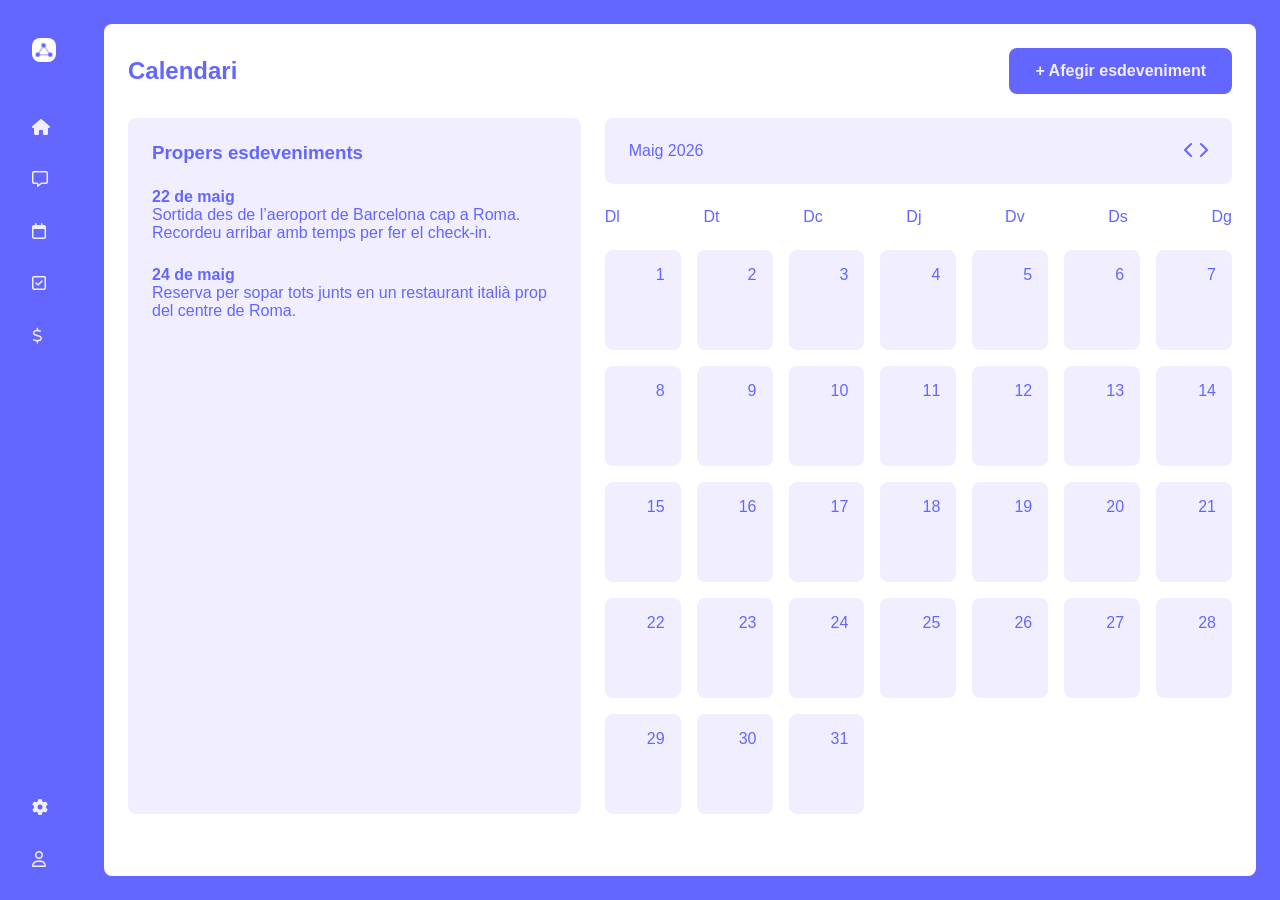
<file: html/calendari.html>
<!DOCTYPE html>
<html lang="ca">
    <!--Establim el tipus de document, i els enllaços cap al full d'estil CSS i  JS-->
    <head>
        <meta charset="UTF-8">
        <meta name="viewport" content="width=device-width, initial-scale=1.0">
        <link rel="stylesheet" href="../css/style.css">
        <link rel="stylesheet" href="https://cdnjs.cloudflare.com/ajax/libs/font-awesome/6.5.0/css/all.min.css">
        <link rel="icon" href="../data/Icona_logo.jpg">
        <title>Calendari</title>
    </head>
    <body class="body_aplicacio">
        <!--Menú lateral-->
        <aside class="sidebar">
            <ul class="sidebar_list">
                <!--Logo-->
                <li class="sidebar_element">
                    <img src="../data/Icona_logo.jpg" class="sidebar_icon sidebar_icon--logo">
                    
                    <div class="sidebar_hide">
                        <img src="../data/Icona.png" class="sidebar_icon_text">
                    </div>
                </li>
                <!--Botó home-->
                <li>
                    <a href="../html/inici_grup.html" class="sidebar_element"> 
                        <i class="fa-solid fa-house"></i>
                        
                        <div class="sidebar_hide">
                            <p class="sidebar_text">Home</p>
                        </div>
                    </a>
                </li>
                <!--Botó Fòrum-->
                <li>
                    <a href="../html/forum.html" class="sidebar_element">
                        <i class="fa-regular fa-message"></i>
                        
                        <div class="sidebar_hide">
                            <p class="sidebar_text">Fòrum</p>
                        </div>
                    </a>
                </li>
                <!--Botó Calendari-->
                <li>
                    <a href="../html/calendari.html" class="sidebar_element">
                        <i class="fa-regular fa-calendar"></i>
                        
                        <div class="sidebar_hide">
                            <p class="sidebar_text">Calendari</p>
                        </div>
                    </a>
                </li>
                <!--Botó Votacions-->
                <li>
                    <a href="../html/votacions.html" class="sidebar_element">
                        <i class="fa-regular fa-square-check"></i>
                        
                        <div class="sidebar_hide">
                            <p class="sidebar_text">Votacions</p>
                        </div>
                    </a>
                </li>
                <!--Botó Diners-->
                <li>
                    <a href="../html/diners.html" class="sidebar_element">
                        <i class="fa-regular fa-dollar-sign"></i>
                        
                        <div class="sidebar_hide">
                            <p class="sidebar_text">Diners</p>
                        </div>
                    </a>
                </li>
                <!--Botó Configuració-->
                <li class="sidebar_bottom">
                    <a href="../html/gestio_grups.html" class="sidebar_element">
                        <i class="fa-solid fa-gear"></i>

                        <div class="sidebar_hide">
                            <p class="sidebar_title">Configuració</p>
                        </div>
                    </a>
                </li>
                <!--Botó Perfil-->
                <li>
                    <a href="../html/personal.html" class="sidebar_element">
                        <i class="fa-regular fa-user"></i>

                        <div class="sidebar_hide">
                            <p class="sidebar_title">Paula Margarit</p>
                        </div>
                    </a>
                </li>
            </ul>
        </aside>
        <main>
            <!--Article principal-->
            <article class="article_forum">
                <!--Títol i botó per afegir esdeveniments-->
                <div class="titols">
                    <h2>Calendari</h2>
                    <a class="button_titol">+ Afegir esdeveniment</a>
                </div>
                <!--Calendari-->
                <div class="calendari_contingut">
                    <!--Columna esquerra-->
                    <div class="calendari_esquerra">
                        <h3>Propers esdeveniments</h3>
                        <div>
                            <h4>22 de maig</h2>
                            <p>Sortida des de l’aeroport de Barcelona cap a Roma. Recordeu arribar amb temps per fer el check-in.</p>
                        </div>
                        <div>
                            <h4>24 de maig</h2>
                            <p>Reserva per sopar tots junts en un restaurant italià prop del centre de Roma.</p>
                        </div>
                    </div>
                    <!--Columna dreta-->
                    <div class="calendari_dret">
                        <!--Part superior amb el mes i navegació-->
                        <div class="calendari_data">
                            <p>Maig 2026</p>
                            <div>
                                <i class="fa-solid fa-chevron-left"></i>
                                <i class="fa-solid fa-chevron-right"></i>
                            </div>
                        </div>
                        <!--Dies de la setmana-->
                        <div class="calendari_setmana">
                            <p>Dl</p>
                            <p>Dt</p>
                            <p>Dc</p>
                            <p>Dj</p>
                            <p>Dv</p>
                            <p>Ds</p>
                            <p>Dg</p>
                        </div>
                        <!--Contenidor on JavaScript generarà els dies-->
                        <div>
                            <div class="calendari_total_dies"></div>
                        </div>
                    </div>
                </div>
            </article>
        </main>
        <!--Enllaç al fitxer JavaScript-->
        <script src="../js/script.js"></script>
    </body>
</html>
</file>
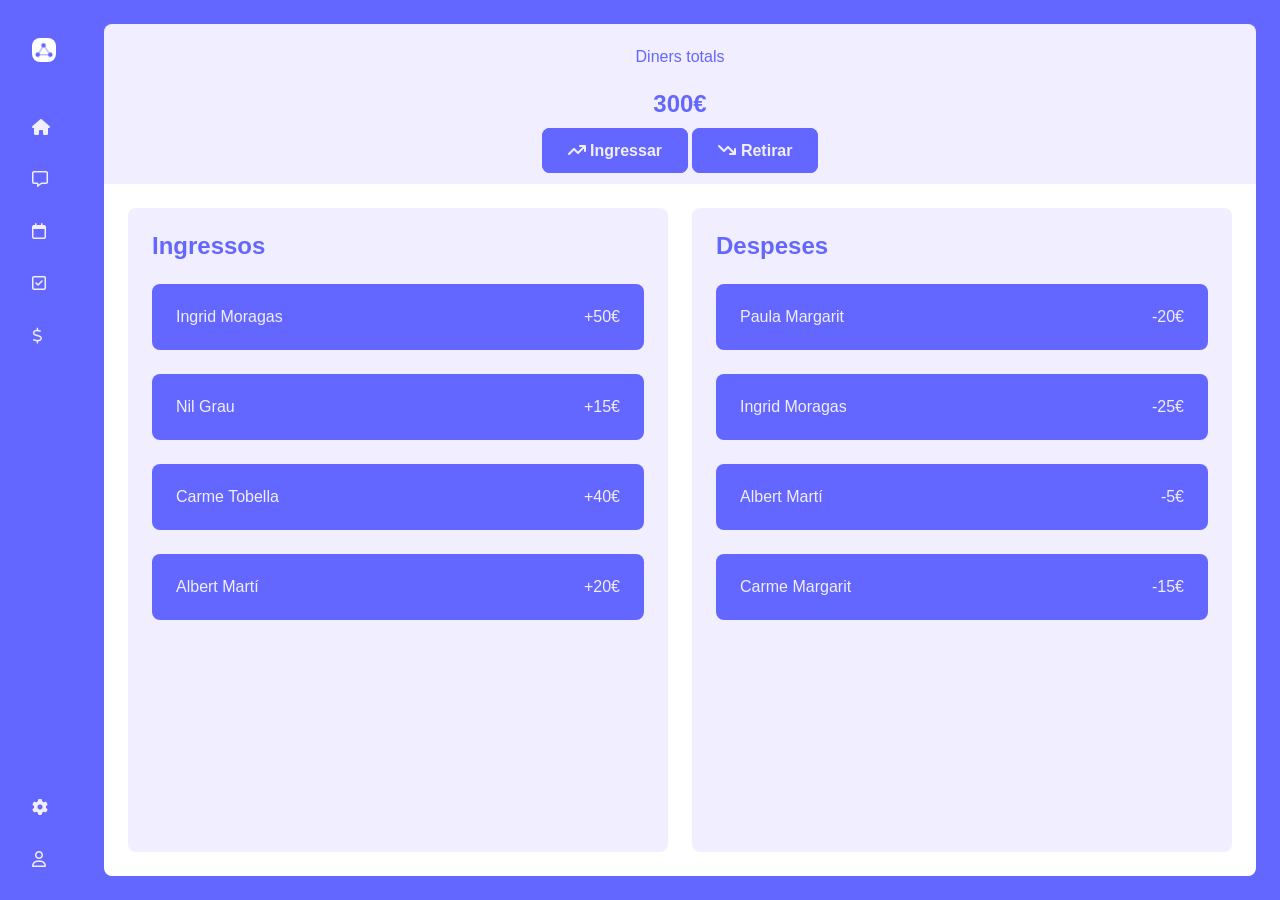
<file: html/diners.html>
<!DOCTYPE html>
<html lang="ca">
    <!--Establim el tipus de document, i els enllaços cap al full d'estil CSS i  JS-->
    <head>
        <meta charset="UTF-8">
        <meta name="viewport" content="width=device-width, initial-scale=1.0">
        <link rel="stylesheet" href="../css/style.css">
        <link rel="stylesheet" href="https://cdnjs.cloudflare.com/ajax/libs/font-awesome/6.5.0/css/all.min.css">
        <link rel="icon" href="../data/Icona_logo.jpg">
        <title>Diners</title>
    </head>
    <body class="body_aplicacio">
        <!--Menú lateral-->
        <aside class="sidebar">
            <ul class="sidebar_list">
                <!--Logo-->
                <li class="sidebar_element">
                    <img src="../data/Icona_logo.jpg" class="sidebar_icon sidebar_icon--logo">
                    
                    <div class="sidebar_hide">
                        <img src="../data/Icona.png" class="sidebar_icon_text">
                    </div>
                </li>
                <!--Botó home-->
                <li>
                    <a href="../html/inici_grup.html" class="sidebar_element"> 
                        <i class="fa-solid fa-house"></i>
                        
                        <div class="sidebar_hide">
                            <p class="sidebar_text">Home</p>
                        </div>
                    </a>
                </li>
                <!--Botó Fòrum-->
                <li>
                    <a href="../html/forum.html" class="sidebar_element">
                        <i class="fa-regular fa-message"></i>
                        
                        <div class="sidebar_hide">
                            <p class="sidebar_text">Fòrum</p>
                        </div>
                    </a>
                </li>
                <!--Botó Calendari-->
                <li>
                    <a href="../html/calendari.html" class="sidebar_element">
                        <i class="fa-regular fa-calendar"></i>
                        
                        <div class="sidebar_hide">
                            <p class="sidebar_text">Calendari</p>
                        </div>
                    </a>
                </li>
                <!--Botó Votacions-->
                <li>
                    <a href="../html/votacions.html" class="sidebar_element">
                        <i class="fa-regular fa-square-check"></i>
                        
                        <div class="sidebar_hide">
                            <p class="sidebar_text">Votacions</p>
                        </div>
                    </a>
                </li>
                <!--Botó Diners-->
                <li>
                    <a href="../html/diners.html" class="sidebar_element">
                        <i class="fa-regular fa-dollar-sign"></i>
                        
                        <div class="sidebar_hide">
                            <p class="sidebar_text">Diners</p>
                        </div>
                    </a>
                </li>
                <!--Botó Configuració-->
                <li class="sidebar_bottom">
                    <a href="../html/gestio_grups.html" class="sidebar_element">
                        <i class="fa-solid fa-gear"></i>

                        <div class="sidebar_hide">
                            <p class="sidebar_title">Configuració</p>
                        </div>
                    </a>
                </li>
                <!--Botó Perfil-->
                <li>
                    <a href="../html/personal.html" class="sidebar_element">
                        <i class="fa-regular fa-user"></i>

                        <div class="sidebar_hide">
                            <p class="sidebar_title">Paula Margarit</p>
                        </div>
                    </a>
                </li>
            </ul>
        </aside>
        <main>
            <!--Part superior: total diners amb botons per ingressar o retirar-->
            <article class="article_diners">
                <p>Diners totals</p>
                <h1>300€</h1>

                <div>
                    <a class="button_titol"><i class="fa-solid fa-arrow-trend-up"></i> Ingressar</a>
                    <a class="button_titol"><i class="fa-solid fa-arrow-trend-down"></i> Retirar</a>
                </div>
            </article>
            <!--Part inferior-->
            <article class="article_participants">
                <!--Columna esquerra per veure els ingressos-->
                <div class="article_participants_content">
                    <div class="titols">
                        <h2>Ingressos</h2>
                    </div>
                    <div class="diners_persona">
                        <p>Ingrid Moragas</p>
                        <p>+50€</p>
                    </div>
                    <div class="diners_persona">
                        <p>Nil Grau</p>
                        <p>+15€</p>
                    </div>
                    <div class="diners_persona">
                        <p>Carme Tobella</p>
                        <p>+40€</p>
                    </div>
                    <div class="diners_persona">
                        <p>Albert Martí</p>
                        <p>+20€</p>
                    </div>
                </div>
                <!--Columna dreta per veure les despeses-->
                <div class="article_participants_content">
                    <div class="titols">
                        <h2>Despeses</h2>
                    </div>
                    <div class="diners_persona">
                        <p>Paula Margarit</p>
                        <p>-20€</p>
                    </div>
                    <div class="diners_persona">
                        <p>Ingrid Moragas</p>
                        <p>-25€</p>
                    </div>
                    <div class="diners_persona">
                        <p>Albert Martí</p>
                        <p>-5€</p>
                    </div>
                    <div class="diners_persona">
                        <p>Carme Margarit</p>
                        <p>-15€</p>
                    </div>
                </div>
            </article>
        </main>
    </body>
</html>
</file>
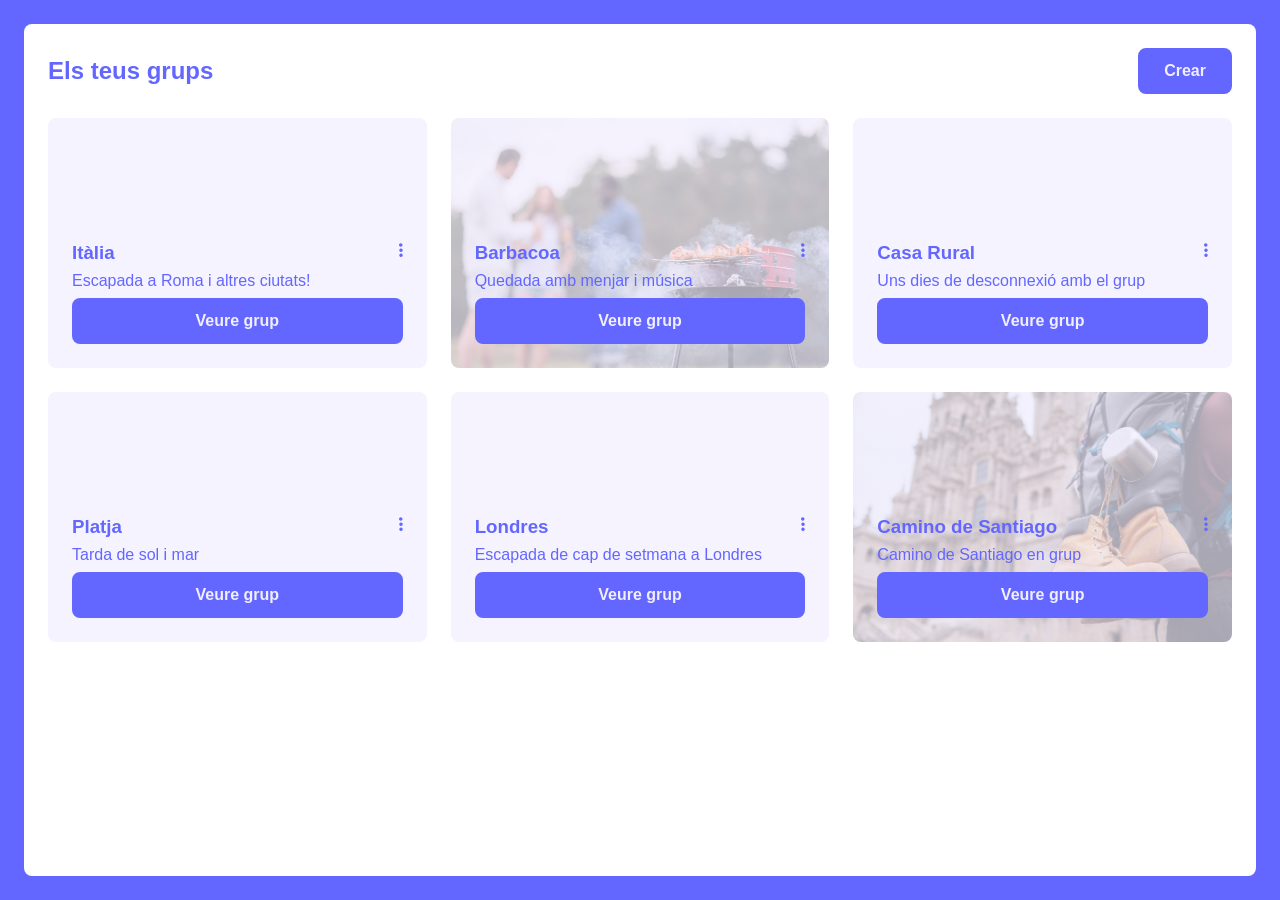
<file: html/gestio_grups.html>
<!DOCTYPE html>
<html lang="ca">
    <!--Establim el tipus de document, i els enllaços cap al full d'estil CSS i  JS-->
    <head>
        <meta charset="UTF-8">
        <meta name="viewport" content="width=device-width, initial-scale=1.0">
        <link rel="stylesheet" href="../css/style.css">
        <link rel="stylesheet" href="https://cdnjs.cloudflare.com/ajax/libs/font-awesome/6.5.0/css/all.min.css">
        <link rel="icon" href="../data/Icona_logo.jpg">
        <title>Gestió de grups</title>
    </head>
    <body class="body_aplicacio">
        <main>
            <!--Article principal-->
            <article class="article_gestio">
                <!--Títol i botó per afegir esdeveniments-->
                <div class="titols">
                    <h2>Els teus grups</h2>
                    <a class="button_titol">Crear</a>
                </div>
                <!--Grups-->
                <div class="gestio_cartes">
                    <!--Carta: imatge, títol, descripciói botó per accedir-->
                    <div class="gestio_component" style="--imatge: url(../data/Italia.jpg)">
                        <div class="carta_títol">
                            <h3>Itàlia</h3>
                            <i class="fa-solid fa-ellipsis-vertical"></i>
                        </div>
                        <p>Escapada a Roma i altres ciutats!</p>
                        <a href="../html/inici_grup.html" class="boto_component">Veure grup</a>
                    </div>
                    <!--Carta: imatge, títol, descripciói botó per accedir-->
                    <div class="gestio_component" style="--imatge: url(../data/Barbacoa.jpg)">
                        <div class="carta_títol">
                            <h3>Barbacoa</h3>
                            <i class="fa-solid fa-ellipsis-vertical"></i>
                        </div>
                        <p>Quedada amb menjar i música</p>
                        <a class="boto_component">Veure grup</a>
                    </div>
                    <!--Carta: imatge, títol, descripciói botó per accedir-->
                    <div class="gestio_component" style="--imatge: url(../data/CasaRural.jpg)">
                        <div class="carta_títol">
                            <h3>Casa Rural</h3>
                            <i class="fa-solid fa-ellipsis-vertical"></i>
                        </div>
                        <p>Uns dies de desconnexió amb el grup</p>
                        <a class="boto_component">Veure grup</a>
                    </div>
                    <!--Carta: imatge, títol, descripciói botó per accedir-->
                    <div class="gestio_component" style="--imatge: url(../data/Platja.jpg)">
                        <div class="carta_títol">
                            <h3>Platja</h3>
                            <i class="fa-solid fa-ellipsis-vertical"></i>
                        </div>
                        <p>Tarda de sol i mar</p>
                        <a class="boto_component">Veure grup</a>
                    </div>
                    <!--Carta: imatge, títol, descripciói botó per accedir-->
                    <div class="gestio_component" style="--imatge: url(../data/Londres.jpg)">
                        <div class="carta_títol">
                            <h3>Londres</h3>
                            <i class="fa-solid fa-ellipsis-vertical"></i>
                        </div>
                        <p>Escapada de cap de setmana a Londres</p>
                        <a class="boto_component">Veure grup</a>
                    </div>
                    <!--Carta: imatge, títol, descripciói botó per accedir-->
                    <div class="gestio_component" style="--imatge: url(../data/Camino.jpg)">
                        <div class="carta_títol">
                            <h3>Camino de Santiago</h3>
                            <i class="fa-solid fa-ellipsis-vertical"></i>
                        </div>
                        <p>Camino de Santiago en grup</p>
                        <a class="boto_component">Veure grup</a>
                    </div>
                </div>
            </article>
        </main>
    </body>
</html>
</file>
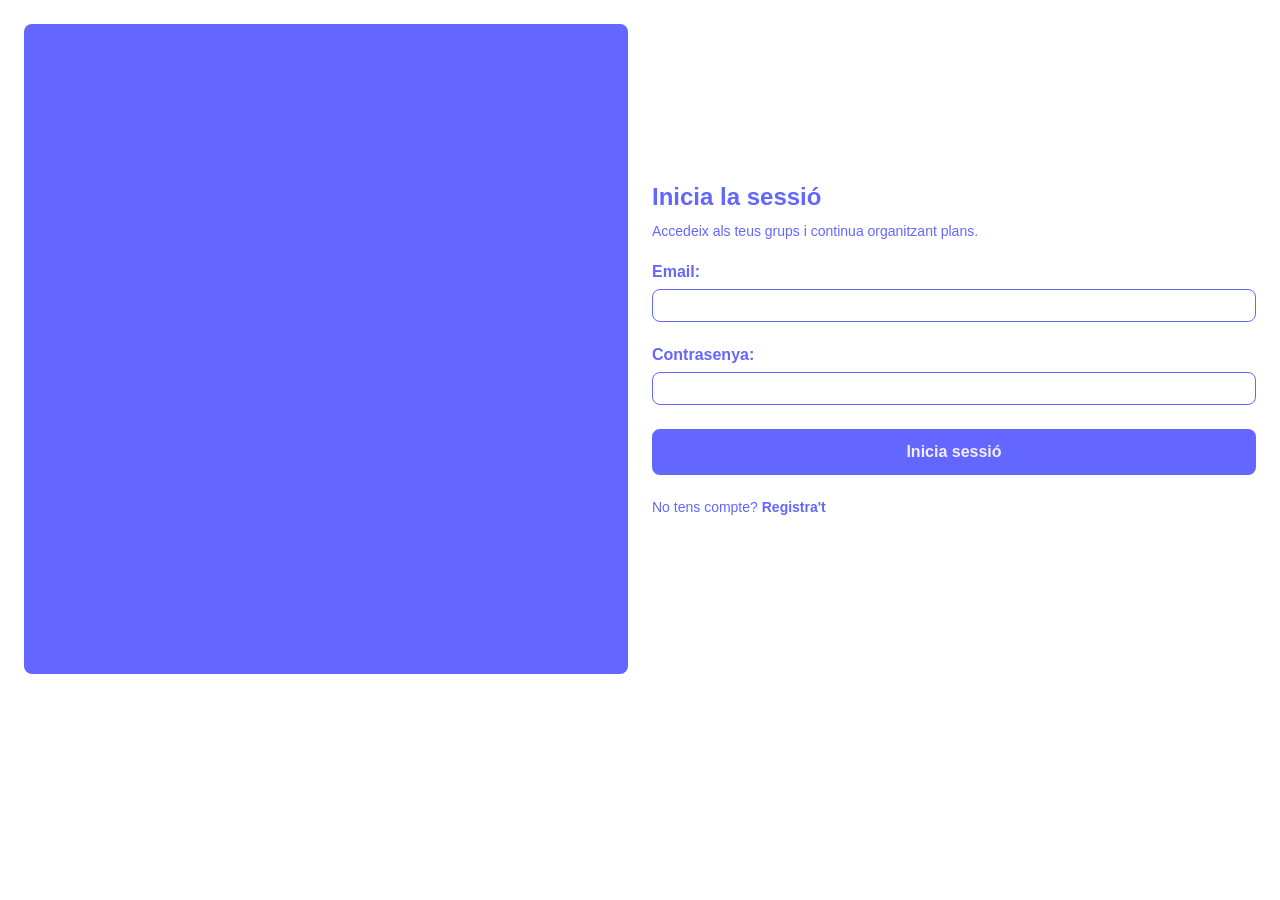
<file: html/registre.html>
<!DOCTYPE html>
<html lang="ca">
    <!--Establim el tipus de document, i els enllaços cap al full d'estil CSS i  JS-->
    <head>
        <meta charset="UTF-8">
        <meta name="viewport" content="width=device-width, initial-scale=1.0">
        <link rel="stylesheet" href="../css/style.css">
        <link rel="stylesheet" href="https://cdnjs.cloudflare.com/ajax/libs/font-awesome/6.5.0/css/all.min.css">
        <link rel="icon" href="../data/Icona_logo.jpg">
        <title>Registre</title>
    </head>
    <body>
        <main>
            <!--Article principal-->
            <article class="article_registre">
                <!--Rectangle esquerra-->
                <div class="rectangle"></div>
                <!--Part dreta-->
                <div class="text_registre">
                    <!--Títol-->
                    <div class="registre_sobre">
                        <h2>Inicia la sessió</h2>
                        <p>Accedeix als teus grups i continua organitzant plans.</p>
                    </div>
                    <!--Formulari-->
                    <form class="formulariRegistre">
                        <div class="text_formulari">
                            <label for="correuElectronic"><strong>Email:</strong></label>
                            <!--Espai que et permet escriure el teu nom-->
                            <input type="email" id="correuElectronic" name="correuElectronic" required/>
                        </div>
                        <div  class="text_formulari">
                            <label for="contrasenya"><strong>Contrasenya:</strong></label>
                            <!--Espai que et permet escriure la teva contrasenya-->
                            <input type="password" id="contrasenya" name="contrasenya" required/>
                        </div>
                    </form>
                    <!--Botó per iniciar sessió-->
                    <a href="gestio_grups.html" class="button_registre">Inicia sessió</a>
                    <p>No tens compte? <strong>Registra't</strong></p>
                </div>
            </article>
        </main>
    </body>
</html>
</file>
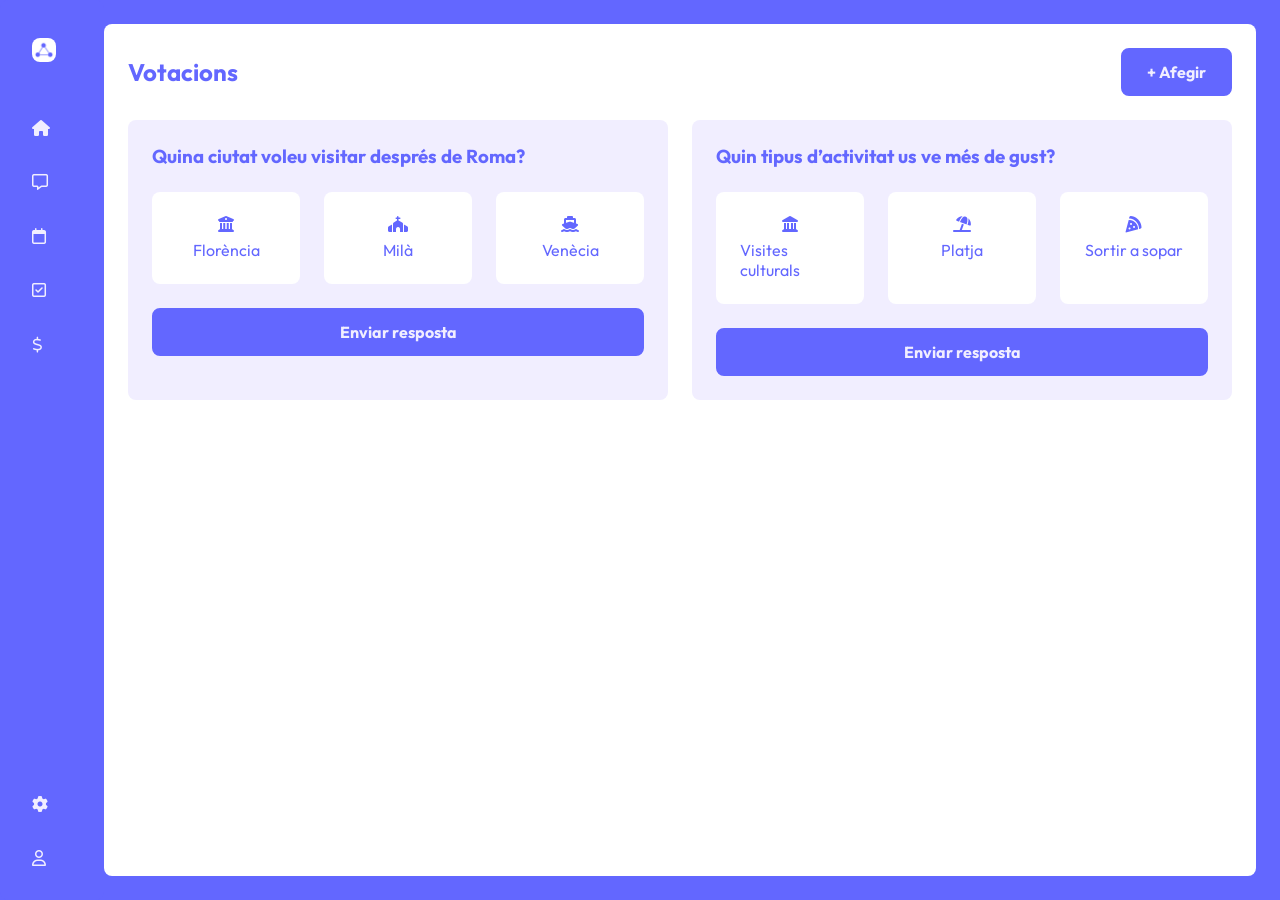
<file: html/votacions.html>
<!DOCTYPE html>
<html lang="ca">
    <!--Establim el tipus de document, i els enllaços cap al full d'estil CSS i  JS-->
    <head>
        <meta charset="UTF-8">
        <meta name="viewport" content="width=device-width, initial-scale=1.0">
        <link rel="preconnect" href="https://fonts.googleapis.com">
        <link rel="preconnect" href="https://fonts.gstatic.com" crossorigin>
        <link href="https://fonts.googleapis.com/css2?family=Outfit:wght@100..900&display=swap" rel="stylesheet">
        <link rel="stylesheet" href="../css/style.css">
        <link rel="stylesheet" href="https://cdnjs.cloudflare.com/ajax/libs/font-awesome/6.5.0/css/all.min.css">
        <link rel="icon" href="../data/Icona_logo.jpg">
        <title>Votacions</title>
    </head>
    <body class="body_aplicacio">
        <!--Menú lateral-->
        <aside class="sidebar">
            <ul class="sidebar_list">
                <!--Logo-->
                <li class="sidebar_element">
                    <img src="../data/Icona_logo.jpg" class="sidebar_icon sidebar_icon--logo">
                    
                    <div class="sidebar_hide">
                        <img src="../data/Icona.png" class="sidebar_icon_text">
                    </div>
                </li>
                <!--Botó home-->
                <li>
                    <a href="../html/inici_grup.html" class="sidebar_element"> 
                        <i class="fa-solid fa-house"></i>
                        
                        <div class="sidebar_hide">
                            <p class="sidebar_text">Home</p>
                        </div>
                    </a>
                </li>
                <!--Botó Fòrum-->
                <li>
                    <a href="../html/forum.html" class="sidebar_element">
                        <i class="fa-regular fa-message"></i>
                        
                        <div class="sidebar_hide">
                            <p class="sidebar_text">Fòrum</p>
                        </div>
                    </a>
                </li>
                <!--Botó Calendari-->
                <li>
                    <a href="../html/calendari.html" class="sidebar_element">
                        <i class="fa-regular fa-calendar"></i>
                        
                        <div class="sidebar_hide">
                            <p class="sidebar_text">Calendari</p>
                        </div>
                    </a>
                </li>
                <!--Botó Votacions-->
                <li>
                    <a href="../html/votacions.html" class="sidebar_element">
                        <i class="fa-regular fa-square-check"></i>
                        
                        <div class="sidebar_hide">
                            <p class="sidebar_text">Votacions</p>
                        </div>
                    </a>
                </li>
                <!--Botó Diners-->
                <li>
                    <a href="../html/diners.html" class="sidebar_element">
                        <i class="fa-regular fa-dollar-sign"></i>
                        
                        <div class="sidebar_hide">
                            <p class="sidebar_text">Diners</p>
                        </div>
                    </a>
                </li>
                <!--Botó Configuració-->
                <li class="sidebar_bottom">
                    <a href="../html/gestio_grups.html" class="sidebar_element">
                        <i class="fa-solid fa-gear"></i>

                        <div class="sidebar_hide">
                            <p class="sidebar_title">Configuració</p>
                        </div>
                    </a>
                </li>
                <!--Botó Perfil-->
                <li>
                    <a href="../html/personal.html" class="sidebar_element">
                        <i class="fa-regular fa-user"></i>

                        <div class="sidebar_hide">
                            <p class="sidebar_title">Paula Margarit</p>
                        </div>
                    </a>
                </li>
            </ul>
        </aside>
        <main>
            <!--Article principal-->
            <article class="article_forum">
                <!--Títol i botó per afegir esdeveniments-->
                <div class="titols">
                    <h2>Votacions</h2>
                    <a class="button_titol">+ Afegir</a>
                </div>
                <!--Votacions-->
                <div class="total_votacions">
                    <!--Carta: pregunta, opcions i botó-->
                    <div class="votacions_card">
                        <h3>Quina ciutat voleu visitar després de Roma?</h3>
                        <div class="total_respostes">
                            <div class="votacions_resposta">
                                <i class="fa-solid fa-building-columns"></i>
                                <p>Florència</p>
                            </div>
                            <div class="votacions_resposta">
                                <i class="fa-solid fa-church"></i>
                                <p>Milà</p>
                            </div>
                            <div class="votacions_resposta">
                                <i class="fa-solid fa-ship"></i>
                                <p>Venècia</p>
                            </div>
                        </div>
                        <a class="button_registre"> Enviar resposta</a>
                    </div>
                     <!--Carta: pregunta, opcions i botó-->
                    <div class="votacions_card">
                        <h3>Quin tipus d’activitat us ve més de gust?</h3>
                        <div class="total_respostes">
                            <div class="votacions_resposta">
                                <i class="fa-solid fa-landmark"></i>
                                <p>Visites culturals</p>
                            </div>
                            <div class="votacions_resposta">
                                <i class="fa-solid fa-umbrella-beach"></i>
                                <p>Platja</p>
                            </div>
                            <div class="votacions_resposta">
                                <i class="fa-solid fa-pizza-slice"></i>
                                <p>Sortir a sopar</p>
                            </div>
                        </div>
                        <a class="button_registre"> Enviar resposta</a>
                    </div>
                </div>
            </article>
        </main>
        <!--Enllaç al fitxer JavaScript-->
        <script src="../js/script.js"></script>
    </body>
</html>
</file>
<file: css/style.css>
/*Font del document*/
html{
    font-family: 'Outfit', sans-serif;
}

/*Marges i padding a 0*/
* {
    box-sizing: border-box;
    margin: 0;
    padding: 0;
}


/*HEADER*/
header{
    background-color: #6367FF;
}

main{
    min-height: 100vh;
    display: flex;
    flex-direction: column;
}

.top-header{
    display: flex;
    justify-content: space-between;
    padding:24px;
    align-items: center;
    font-size: 16px;
}

.logo{
    display: flex;
    height: 44px;
    width: auto;
    object-fit: contain;
}

.logo img{
    border-radius: 8px;
}

.menu-superior{
    list-style: none;
    display: flex;
    gap: 24px;
    padding: 0px;
    margin: 0px;
}

.button_header{
    padding: 12px 24px;
    border-radius: 8px;
    background-color: #F1EEFF;
    color: #6367FF;
    font-weight: bold;
    text-align: center;
    text-decoration: none;
    border: 2px solid transparent;
}

.button_header:hover{
    background-color: #6367FF;
    border: 2px solid #F1EEFF;
    color: #F1EEFF;
}

.button_header2{
    padding: 12px 24px;
    border-radius: 8px;
    background-color: #6367FF;
    border: 2px solid #F1EEFF;
    color: #F1EEFF;
    font-weight: bold;
    text-align: center;
    text-decoration: none; 
}

.button_header2:hover{
    background-color: #F1EEFF;
    color: #6367FF;
}

.gran-header{
    padding-top: 40px ;
    padding-bottom: 40px;
    text-align: center;
    color: #F1EEFF;
    background-image: url(../data/Imatge_fons.jpg);
    background-size: cover;
}

.inner_text{
    display: flex;
    flex-direction: column;
    gap: 24px;
    align-items: center;
}

.inner_text h1{
    font-size: 72px;
}

.inner_text p{
    font-size: 22px;
}

.article1_index{
    display: flex;
    justify-content: space-between;
    gap: 24px;
    padding: 64px 80px;
    background-color: #F1EEFF;
    align-items: center; 
    color: #6367FF;
}

.article1_index h2{
    color: #6367FF;
    margin-bottom: 24px;
}

.article1_index img{
    width: 60%;
    height: auto;
}

.article2_index{
    padding: 64px 80px;
    background-color: #6367FF;
}

.article2_index h2{
    color: #F1EEFF;
    margin-bottom: 24px;
}

.imatges_eines{
    display: grid;
    grid-template-columns: 1fr 1fr;
    justify-content: space-between;
    gap: 24px;
}

.imatges_eines img{
    width: 100%;
    height: auto;
    display: block;
}

/*Footer*/
footer{
    padding: 64px 80px;
    background-color: #F1EEFF;
    display: flex;
    flex-direction: column;
    gap: 24px;
}

.footer1{
    display: grid;
    grid-template-columns: 1fr 1fr 1fr;
}

/*Inicia la sessió*/
.article_registre{
    display: flex;
    align-items: center;
    gap: 24px;
    padding: 24px;
}

.rectangle{
    width: 100%;
    height: 650px;
    border-radius: 8px;
    background: #6367FF
                url(../data/Registre.png);

    background-size: cover;
    background-position: center;      
}

.article_registre h2,
.article_registre h3,
.article_registre p {
    color: #6367FF;
}

.text_registre{
    display: flex;
    width: 100%;
    flex-direction: column;
    gap: 24px;
}

.registre_sobre{
    display: flex;
    flex-direction: column;
    gap: 12px;
}

.text_registre p{
    font-size: 14px;
}

.button_registre {
    width: 100%;
    padding: 8px;
}

.formulariRegistre{
    display: flex;
    flex-direction: column;
    gap: 24px;
    color: #6367FF;
}

.text_formulari{
    display: flex;
    flex-direction: column;
    gap:8px;
}

.formulariRegistre input{
    width: 100%;
    padding: 8px;
    border-radius: 8px;
    outline-color: #6367FF;
    border: 1px solid #6367FF;
}

.button_registre{
    width: 100%;
    padding: 12px;
    border-radius: 8px;
    border: 2px solid #6367FF;
    background-color: #6367FF;
    color: #F1EEFF;
    font-weight: bold;
    text-align: center;
    text-decoration: none;
}

.button_registre:hover, .button_registre:active{
    border: 2px solid #6367FF;
    background-color: #F1EEFF;
    color: #6367FF;
}


/*Gestió grups*/
main{
    flex: 1;
}

.body_aplicacio{
    background-color: #6367FF;
    display: flex;
    min-height: 100vh;
}

.article_gestio{
    margin: 24px;
    background-color: white;
    padding: 24px;
    border-radius: 8px;

    display: flex;
    flex-direction: column;
    gap: 24px;
    min-height: calc(100vh - 48px);
}

.article_gestio h2{
    color: #6367FF;
}

.button_titol{
    padding: 12px 24px;
    border-radius: 8px;
    border: 2px solid #6367FF;
    background-color: #6367FF;
    color: #F1EEFF;
    font-weight: bold;
    text-align: center;
    text-decoration: none; 
}

.button_titol:hover{
    background-color: #F1EEFF;
    color: #6367FF;
}

.titols{
    display: flex;
    justify-content: space-between;
    align-items: center;
    color: #6367FF;
}

.gestio_cartes{
    display: grid;
    grid-template-columns: 1fr 1fr 1fr;
    gap: 24px;
}

.gestio_component{
    /*Afegeix una capa translúcida sobre la imatge de fons*/
    background-image: 
        linear-gradient(rgba(241,238,255,0.7), rgba(241,238,255,0.7)),
        var(--imatge);
    background-size: cover;
    height: 250px;
    padding: 24px;
    border-radius: 8px;
    color: #6367FF;

    display: flex;
    flex-direction: column;
    justify-content: flex-end;
    gap: 8px;
}

.carta_títol{
    display: flex;
    justify-content: space-between;
}

.boto_component{
    padding: 12px 24px;
    border-radius: 8px;
    border: 2px solid #6367FF;
    background-color: #6367FF;
    color: #F1EEFF;
    font-weight: bold;
    text-align: center;
    text-decoration: none; 
}

.boto_component:hover{
    background-color: #F1EEFF;
    color: #6367FF;
    border: 2px solid #F1EEFF;
}


/*Sidebar*/
.sidebar{
    background-color:#6367FF;
    width: max-content;
    border-radius: 8px;
    padding: 24px;
    height: 100vh;
    position: sticky;
    top: 0;
}

/*Expandeix el menú lateral en passar el ratolí*/
.sidebar:hover .sidebar_element{
    grid-template-columns: 40px 1fr;
}

.sidebar_list{
   list-style: none;
   padding: 0px;

   display: flex;
   flex-direction: column;
   gap: 18px;
   height: 100%;
}

.sidebar_element{
    padding: 8px;
    border-radius: 8px;

    display: grid;
    align-items: center;
    grid-template-columns: 40px 0fr;
    color: #F1EEFF;

    text-decoration: none;
    transition: grid-template-columns .4s;
}

.sidebar_hide{
    overflow: hidden;
}

/*quan passa per sbre del logo no es pinta el fons*/
.sidebar_element:not(:has(.sidebar_icon--logo)):hover{
    background-color: #8494FF;
    cursor: pointer;
}

.sidebar_element:has(.sidebar_icon--logo){
    margin-bottom: 16px;
}

.sidebar_icon{
    width: 16px;
    height: 16px;
    
    display: flex;
    justify-content: center;
    align-items: center;

    font-size: 16px;
    border-radius: 8px;
}

.sidebar_icon--logo{
    width: 24px;
    height: 24px;
    object-fit: cover;
}

.sidebar_icon_text{
   height: 36px;
   width: auto;
   display: block;
}

.sidebar_logo, .sidebar_text{
    padding-left: 8px;
}

.sidebar_bottom{
    margin-top: auto;
}

.sidebar_title{
    text-wrap: nowrap;
}


/*Inici grup*/
.article_inici{
    margin: 24px 24px 0px 0px;
    background-color: #F1EEFF;
    padding: 24px;
    border-radius: 8px 8px 0px 0px;

    display: flex;
    align-items: center;
    justify-content: space-between;
    gap: 24px;

}

.inici_descripcio{
    color: #6367FF;
    display: flex;
    flex-direction: column;
    justify-content: center;
}

.inici_imatge{
    max-width: 400px;
    width: 100%;
    height: auto;
    object-fit: contain;
}

.article_participants{
    flex: 1;

    margin: 0 24px 24px 0;
    padding: 24px;
    border-radius: 0px 0px 8px 8px;

    background-color: white;

    display: flex;
    gap: 24px;
}

.article_participants_content{
    background-color: #F1EEFF;
    border-radius: 8px;
    padding: 24px;
    color: #6367FF;

    display: flex;
    flex-direction: column;
    gap: 24px;

    width: 100%;
}

.total_participants{
    display: grid;
    grid-template-columns: 1fr 1fr;
    gap: 24px;
}

.participant{
    display: flex;
    padding: 24px;
    background-color: #6367FF;
    color: #F1EEFF;
    border-radius: 8px;
    align-items: center;
    justify-content: space-between;
}

.participant_esquerra{
    display: flex;
    align-items: center;
    gap: 24px;
}

.participant img{
    width: 50px;
    height: 50px;
    object-fit: cover;
    border-radius: 50%;
}


/*Fòrum*/
.article_forum{
    margin: 24px 24px 24px 0px;
    background-color: white;
    padding: 24px;
    border-radius: 8px;

    display: flex;
    flex-direction: column;
    gap: 24px;
    min-height: calc(100vh - 48px);
}

.total_forum{
    display: flex;
    flex-direction: column;
    gap: 24px;
}

.carta_forums{
    background-color: #F1EEFF;
    padding: 24px;
    display: flex;
    gap: 24px;
    color: #6367FF;
    border-radius: 8px;
}

.carta_forums img{
    width: 20%;
    object-fit: cover;
}

.forum_contingut{
    display: flex;
    flex-direction: column;
    gap: 24px;
    width: 100%;
}

.forum_nom{
    display: flex;
    justify-content: space-between;
    align-items: center;
}

.forum_imatge{
    display: flex;
    align-items: center;
    gap: 24px;
}

.forum_imatge img{
    width: 30px;
    height: 30px;
    object-fit: cover;
    border-radius: 50%;
}

.forum_iconos{
    display: flex;
    gap: 24px;
}

.forum_icon{
    display: flex;
    gap: 8px;
}


/*Votacions*/
.total_votacions{
    display: flex;
    gap: 24px;
}

.votacions_card{
    background-color: #F1EEFF;
    padding: 24px;
    color: #6367FF;
    border-radius: 8px;
    display: flex;
    flex-direction: column;
    gap: 24px;
    width: 100%;
}

.total_respostes{
    display: flex;
    gap: 24px;
}

.votacions_resposta{
    background-color: white;
    padding: 24px;
    border-radius: 8px;
    display: flex;
    flex-direction: column;
    gap: 8px;
    align-items: center;
    width: 100%;
}

/*Canvia l’aspecte de la resposta seleccionada*/
.votacions_resposta.activa{
    background-color: #C9BEFF;
    color: #F1EEFF;
}

/*Diners*/
.article_diners{
    margin: 24px 24px 0px 0px;
    background-color: #F1EEFF;
    padding: 24px;
    border-radius: 8px 8px 0px 0px;

    display: flex;
    flex-direction: column;
    align-items: center;
    gap: 24px;
    color: #6367FF;
}

.diners_persona{
    background-color: #6367FF;
    padding: 24px;
    border-radius: 8px;
    color: #F1EEFF;

    display: flex;
    justify-content: space-between;
}


/*Personal*/
.article_persona{
    margin: 24px 24px 0px 0px;
    background-color: #F1EEFF;
    padding: 24px;
    border-radius: 8px 8px 0px 0px;

    display: flex;
    gap: 24px;
    color: #6367FF;
}
.article_persona img{
    width: 20%;
    object-fit: cover;
}

.personal_items{
    display: flex;
    gap: 8px;
}

.personal_seguidors{
    display: flex;
    gap: 24px;
}

.seguidors_card{
    background-color: white;
    padding: 24px;
    border-radius: 8px;
    text-align: center;
    width: 100%;
}

.total_icones{
    display: flex;
    flex-direction: column;
    gap: 8px;
}

.personal_icones{
    color: #6367FF;
    display: flex;
    gap: 8px;
}


/*Calendari*/
.calendari_contingut{
    display: flex;
    gap: 24px;
}

.calendari_esquerra{
    background-color: #F1EEFF;
    padding: 24px;
    display: flex;
    flex-direction: column;
    gap: 24px;
    color: #6367FF;
    border-radius: 8px;
}

.calendari_dret{
    background-color: white;
    display: flex;
    flex-direction: column;
    gap: 24px;
    color: #6367FF;
    border-radius: 8px;
    width: 100%;
}

.calendari_data{
    background-color: #F1EEFF;
    padding: 24px;
    border-radius: 8px;
    display: flex;
    justify-content: space-between;
}

.calendari_setmana{
    display: flex;
    justify-content: space-between;
}

/*Graella dels dies del calendari*/
.calendari_total_dies{
    display: grid;
    grid-template-columns: repeat(7, 1fr);
    gap: 16px;
}

.calendari_dies{
    background-color: #F1EEFF;
    border-radius: 8px;
    padding: 16px;

    min-height: 100px;

    display: flex;
    justify-content: flex-end;

    cursor: pointer;
    transition: .3s;
}

.calendari_dies:hover{
    background-color: #dfe3ff;
}
</file>
